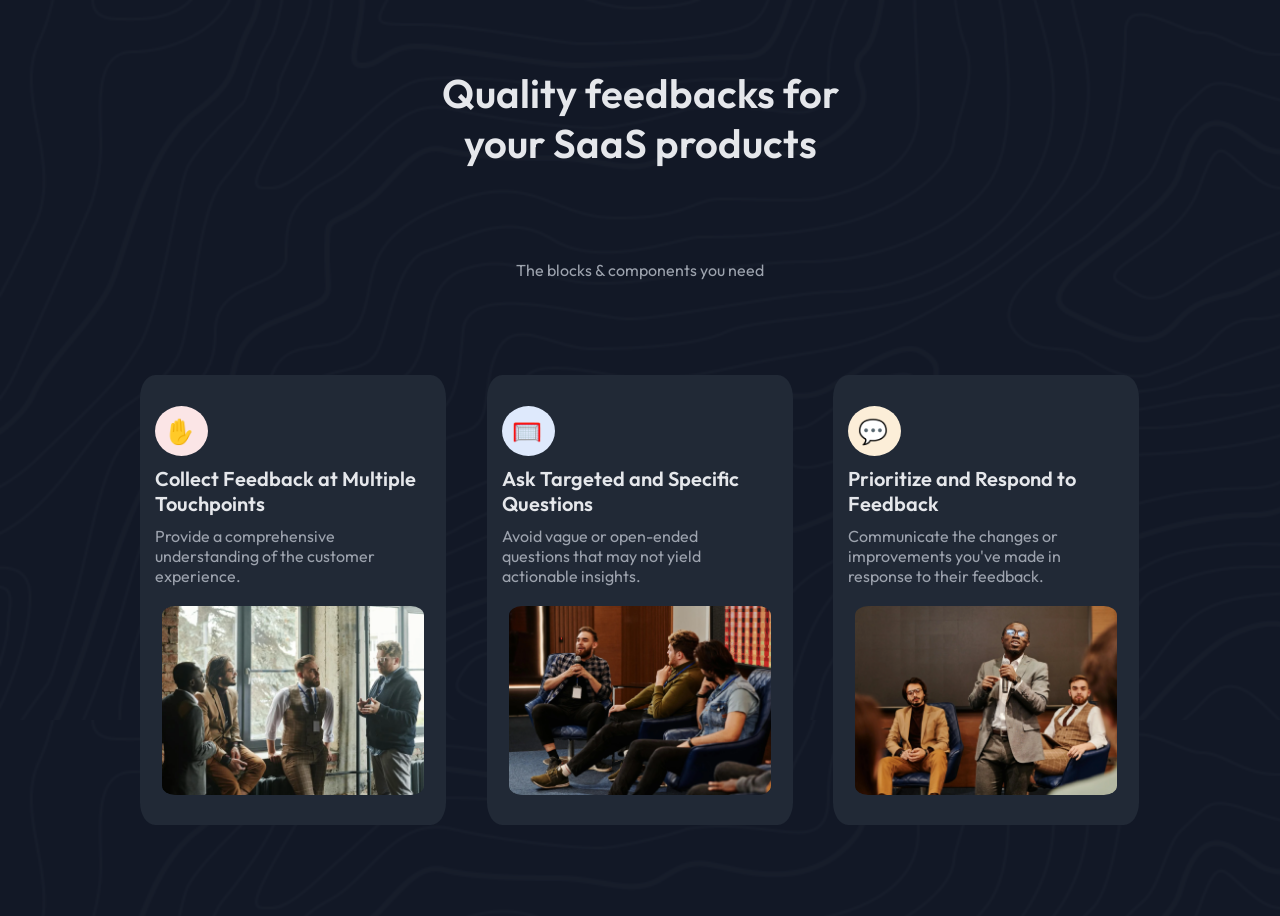
<file: index.html>
<html>
    <head>
        <meta charset="UTF-8" />
        <title>Simple Feature Section by Miguel Angel</title>
        <link rel="stylesheet" href="styles.css"/>
        <link href="https://fonts.googleapis.com/css2?family=Outfit:wght@400;600&display=swap" rel="stylesheet">
    </head>
    <body>
        <h1>Quality feedbacks for your SaaS products</h1>
        <p id="out">The blocks & components you need</p>
        <div id="Contenedor_General">
            <div id="Mano">
                <p id="Mano_img">✋</p>
                <h2>Collect Feedback at Multiple Touchpoints</h2>
                <p>Provide a comprehensive understanding of the customer experience.</p>
                <img src="photo_2.png">
            </div>

            <div id="Red">
                <p id="Red_img">🥅</p>
                <h2>Ask Targeted and Specific Questions</h2>
                <p>Avoid vague or open-ended questions that may not yield actionable insights.</p>
                <img src="photo_1.png">
            </div>

            <div id="Texto">
                <p id="Texto_img">💬</p>
                <h2>Prioritize and Respond to Feedback</h2>
                <p>Communicate the changes or improvements you've made in response to their feedback.</p>
                <img src="photo_3.png">
            </div>
        </div>
    </body>
</html>
</file>
<file: styles.css>
/* Centrar el contenido de la página usando grid */
body {
    background-color: #121826;
    background-image: url("Background_image.svg");
    display: grid;
    place-items: center; /* Centrar el contenido horizontal y verticalmente */
    height: 100vh;       /* Asegurarse de que el body ocupe toda la pantalla */
    font-family: Outfit, sans-serif;
}

/* Contenedor general con grid */
#Contenedor_General {
    display: grid;
    grid-template-columns: repeat(3, 1fr); /* Crear 3 columnas de igual tamaño */
    width: 100%;
    margin-top: 10px;
    max-width: 1000px;
    padding-bottom: 50px;
    justify-content: center; /* Centrar los elementos horizontalmente */
    align-items: center;     /* Centrar los elementos verticalmente */
    gap: 40px; /* Agregar espacio entre los divs (aumenta el valor según sea necesario) */
}

/* Ajustes generales */
h1 {
    font-size: 2.5rem;
    font-weight: 600;
    color: #E5E7EB;
    text-align: center;
    width: 400px;
}

h2 {
    font-size: 1.25rem;
    font-weight: 600;
    color: #E5E7EB;
}

p {
    font-size: 1rem;
    font-weight: 400;
    color: #9DA3AE;
    width: 85%;
}

#out {
    font-size: 1rem;
    font-weight: 400;
    color: #9DA3AE;
    text-align: center;
}

/* Estilo para los divs dentro del contenedor general */
#Mano, #Red, #Texto {
    display: flex;
    flex-direction: column; /* Alineación vertical de los elementos */
    background-color: #212936;
    height: 420px;
    width: 90%; /* Ajustar el tamaño de los divs según el contenedor */
    border-radius: 5%;
    padding: 15px;
    align-items: flex-start; /* Alinear el contenido a la izquierda */
    justify-content: center; /* Asegurar que todo el contenido se alinee verticalmente dentro del div */
}

/* Estilos para los íconos dentro de los divs */
#Mano_img, #Red_img, #Texto_img {
    font-size: 1.5rem;
    margin-bottom: 10px;
    border-radius: 100%;
    width: 12%;
    padding: 10px;
}

#Mano_img {
    background-color: #FBE5E6;
}

#Red_img {
    background-color: #DEE9FC;
}

#Texto_img {
    background-color: #FCEED8;
}

h2 {
    margin: 0;
    margin-bottom: 10px;
}

p {
    margin: 0;
    margin-bottom: 20px;
}

img {
    width: 95%;
    height: auto;
    margin: 0 auto; /* Centrando la imagen grande */
    border-radius: 5%;
    display: block;
}
</file>
